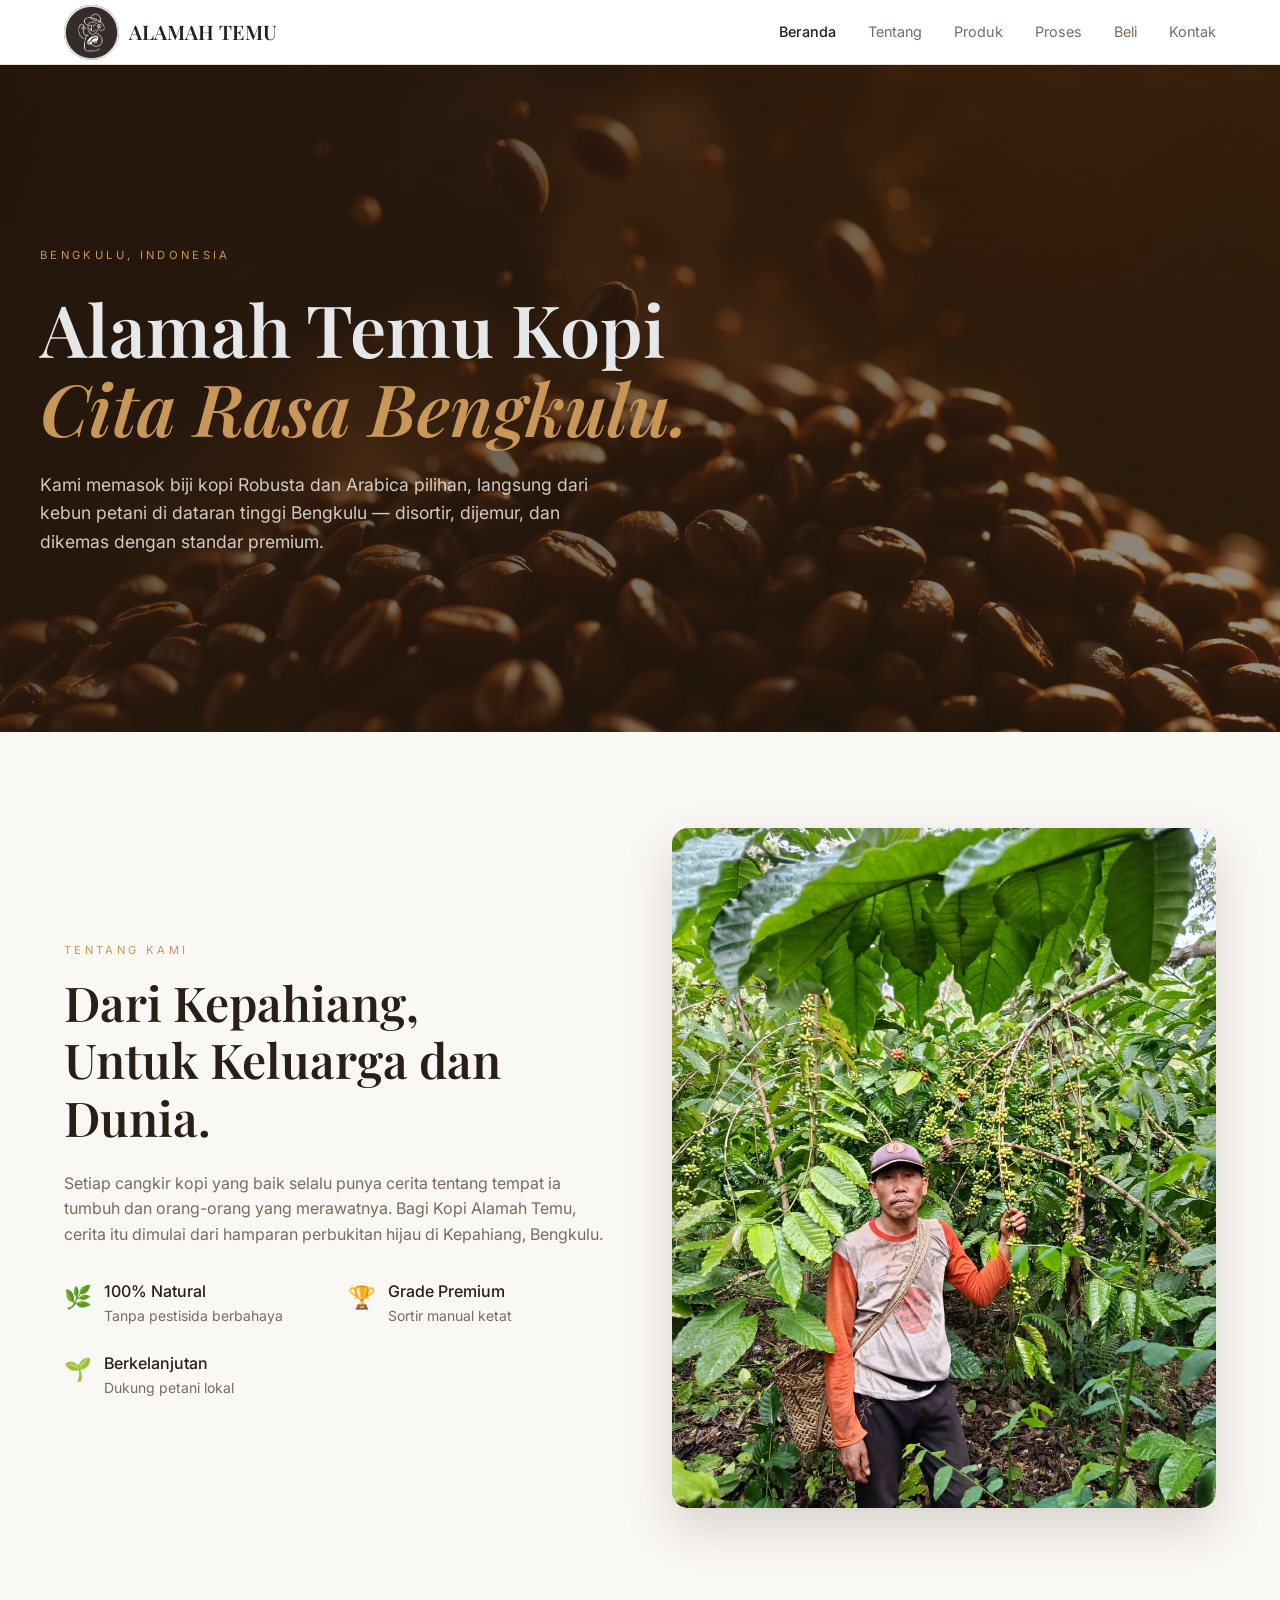
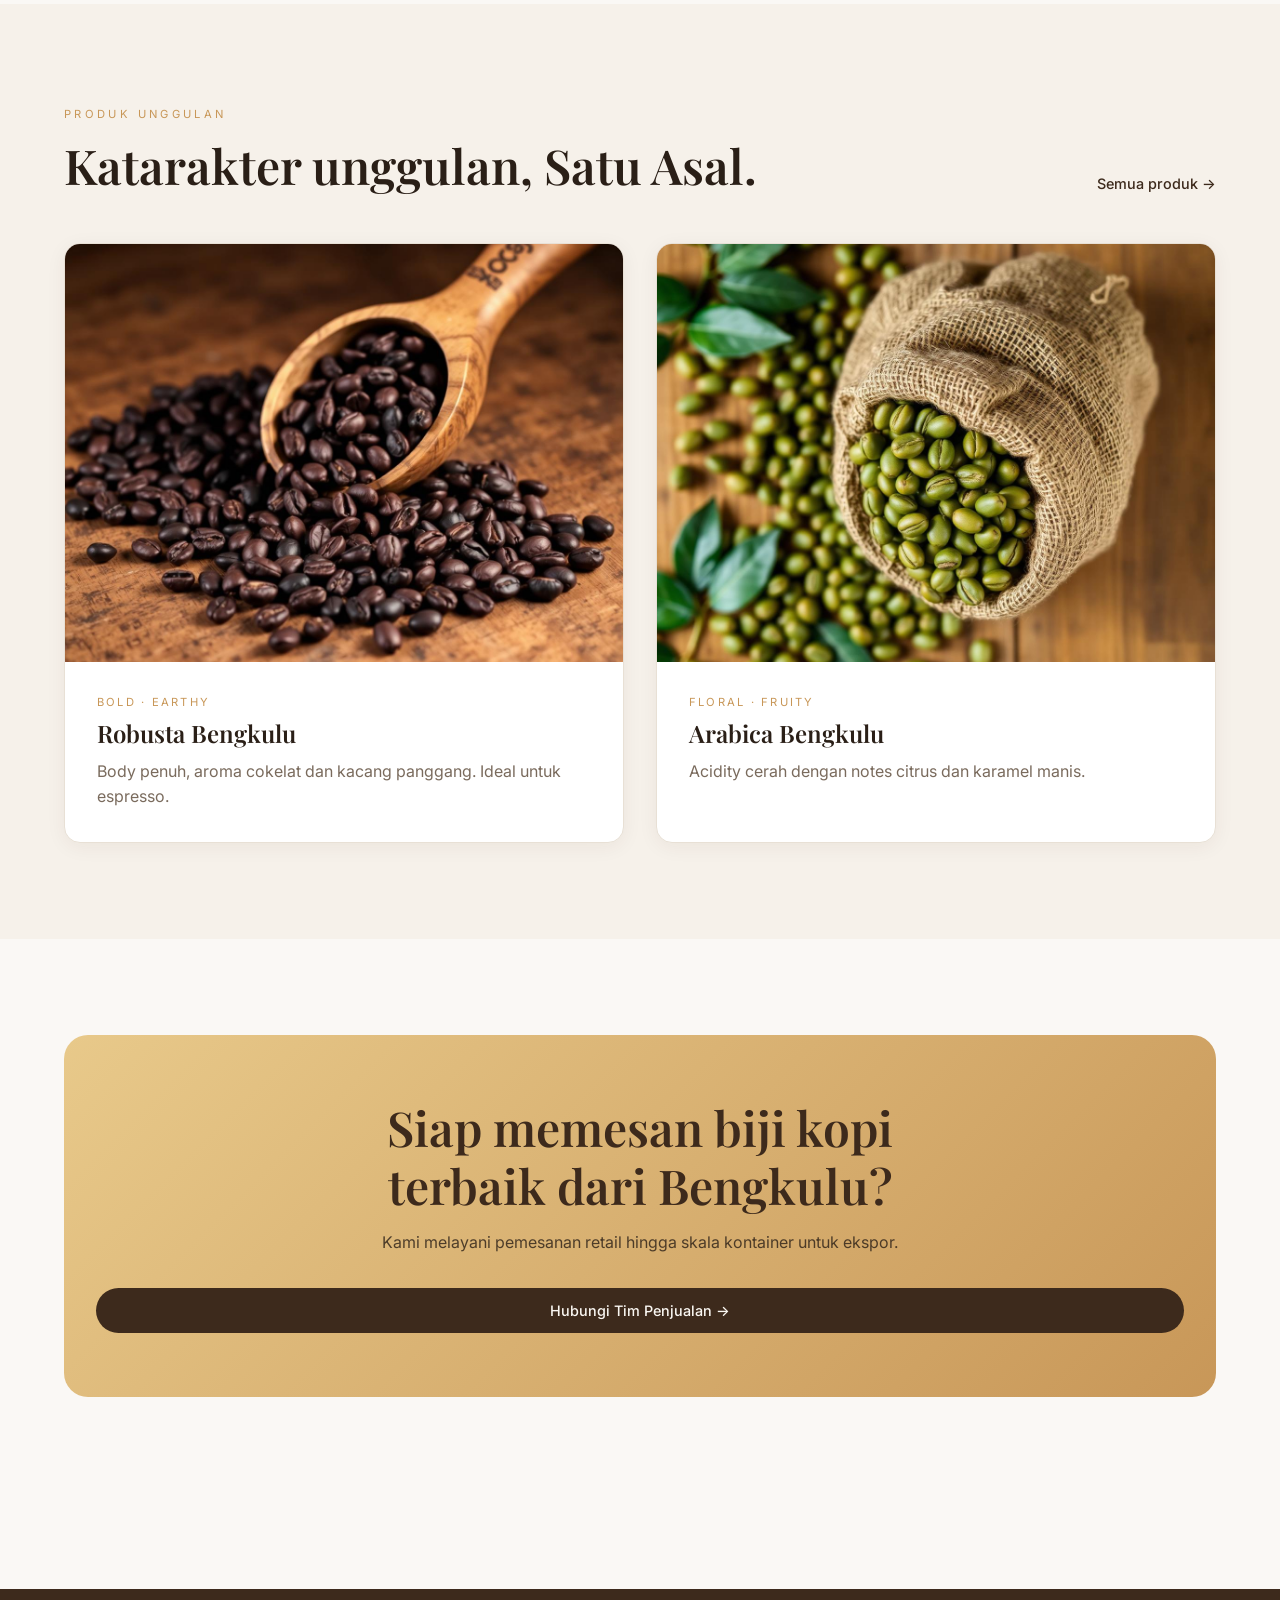
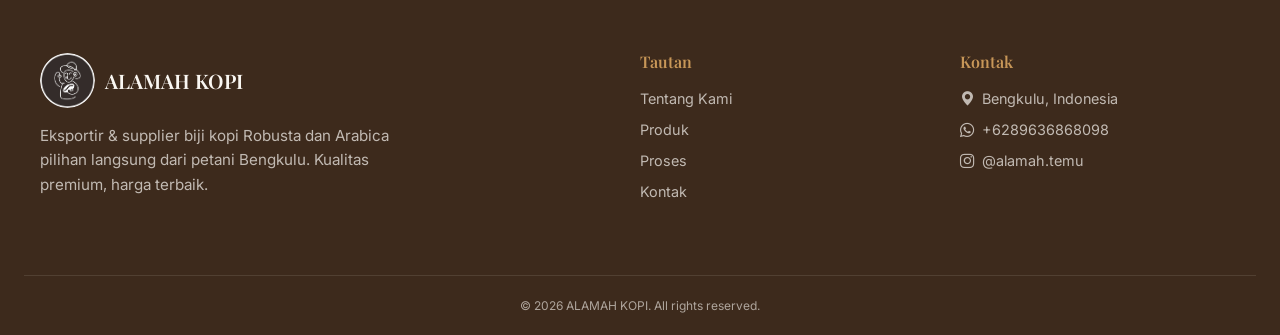
<file: index.html>
<!DOCTYPE html><html lang="id"><head><meta charset="UTF-8"><meta name="viewport" content="width=device-width,initial-scale=1"><link rel="preconnect" href="https://fonts.googleapis.com"><link rel="preconnect" href="https://fonts.gstatic.com" crossorigin>
  <link href="https://fonts.googleapis.com/css2?family=Inter:wght@400;500;600&family=Playfair+Display:ital,wght@0,500;0,600;1,500&display=swap" rel="stylesheet">
  <link rel="stylesheet" href="styles.css"><title>ALAMAH TEMU KOPI — Biji Kopi Robusta & Arabica Bengkulu Premium</title><meta name="description" content="Supplier & eksportir biji kopi Robusta dan Arabica pilihan langsung dari petani Bengkulu."></head><body>
  <link rel="stylesheet" href="https://cdn.jsdelivr.net/npm/bootstrap-icons@1.11.3/font/bootstrap-icons.min.css">
<header class="site-header">
  <div class="container header-inner">
    <a href="index.html" class="logo"><span class="logo-mark"></span><span>ALAMAH TEMU</span></a>
    <nav class="nav">
      <a href="index.html">Beranda</a>
      <a href="tentang.html">Tentang</a>
      <a href="produk.html">Produk</a>
      <a href="proses.html">Proses</a>
      <a href="beli.html">Beli</a>
      <a href="kontak.html">Kontak</a>
    </nav>
    <button class="menu-toggle" aria-label="Menu">☰</button>
  </div>
  <nav class="mobile-nav">
    <a href="index.html">Beranda</a>
    <a href="tentang.html">Tentang</a>
    <a href="produk.html">Produk</a>
    <a href="proses.html">Proses</a>
    <a href="beli.html">Beli</a>
    <a href="kontak.html">Kontak</a>
  </nav>

</header>
<section class="hero">
  <img src="hero-coffee.jpg" alt="Biji kopi premium Bengkulu" class="hero-bg">
  <div class="hero-overlay"></div>
  <div class="container hero-inner">
    <span class="eyebrow">Bengkulu, Indonesia</span>
    <h1 style="color: rgb(229, 231, 233);">Alamah Temu Kopi<br><span class="italic">Cita Rasa Bengkulu.</span></h1>
    <p>Kami memasok biji kopi Robusta dan Arabica pilihan, langsung dari kebun petani di dataran tinggi Bengkulu — disortir, dijemur, dan dikemas dengan standar premium.</p>
  </div>
</section>
<section class="section"><div class="container two-col">
  <div>
    <span class="section-eyebrow">Tentang Kami</span>
    <h2>Dari Kepahiang,<br> Untuk Keluarga dan Dunia.</h2>
    <p class="lead">Setiap cangkir kopi yang baik selalu punya cerita tentang tempat ia tumbuh dan orang-orang yang merawatnya. Bagi Kopi Alamah Temu, cerita itu dimulai dari hamparan perbukitan hijau di Kepahiang, Bengkulu.</p>
    <div class="features">
      <div class="feature"><span class="feature-icon">🌿</span><div><div class="feature-t">100% Natural</div><div class="feature-d">Tanpa pestisida berbahaya</div></div></div>
      <div class="feature"><span class="feature-icon">🏆</span><div><div class="feature-t">Grade Premium</div><div class="feature-d">Sortir manual ketat</div></div></div>
      <div class="feature"><span class="feature-icon">🌱</span><div><div class="feature-t">Berkelanjutan</div><div class="feature-d">Dukung petani lokal</div></div></div>
    </div>
  </div>
  <div class="img-wrap">
    <img src="foto petani.jpeg" alt="Perkebunan kopi Bengkulu" loading="lazy">
  </div>
</div></section>
<section class="section section-secondary"><div class="container">
  <div class="section-head">
    <div><span class="section-eyebrow">Produk Unggulan</span><h2>Katarakter unggulan, Satu Asal.</h2></div>
    <a href="produk.html" class="link-arrow">Semua produk →</a>
  </div>
  <div class="cards">
    <article class="card"><div class="card-img"><img src="robusta.jpg" alt="Robusta" loading="lazy"></div><div class="card-body"><div class="tag">Bold · Earthy</div><h3>Robusta Bengkulu</h3><p class="card-desc">Body penuh, aroma cokelat dan kacang panggang. Ideal untuk espresso.</p></div></article>
    <article class="card"><div class="card-img"><img src="arabica.jpg" alt="Arabica" loading="lazy"></div><div class="card-body"><div class="tag">Floral · Fruity</div><h3>Arabica Bengkulu</h3><p class="card-desc">Acidity cerah dengan notes citrus dan karamel manis.</p></div></article>
  </div>
</div></section>
<section class="section"><div class="container"><div class="cta-box">
  <h2>Siap memesan biji kopi terbaik dari Bengkulu?</h2>
  <p>Kami melayani pemesanan retail hingga skala kontainer untuk ekspor.</p>
  <a href="kontak.html" class="btn btn-primary">Hubungi Tim Penjualan →</a>
</div></div></section>
<footer class="site-footer">
  <div class="container footer-grid">
    <div>
      <div class="logo" style="color:var(--primary-fg);margin-bottom:1rem"><span class="logo-mark">☕</span><span>ALAMAH KOPI</span></div>
      <p style="color:rgba(250,247,242,.7);max-width:380px;font-size:.95rem">Eksportir & supplier biji kopi Robusta dan Arabica pilihan langsung dari petani Bengkulu. Kualitas premium, harga terbaik.</p>
    </div>
    <div>
      <h4>Tautan</h4>
      <ul>
        <li><a href="tentang.html">Tentang Kami</a></li>
        <li><a href="produk.html">Produk</a></li>
        <li><a href="proses.html">Proses</a></li>
        <li><a href="kontak.html">Kontak</a></li>
      </ul>
    </div>
    <div>
      <h4>Kontak</h4>
      <ul>
        <li><i class="bi bi-geo-alt-fill"></i>Bengkulu, Indonesia</li>
        <li><i class="bi bi-whatsapp"></i>+6289636868098</li>
        <li><i class="bi bi-instagram"></i><a href="https://www.instagram.com/alamah.temu/?__d=dist">@alamah.temu</a></li>
      </ul>
    </div>
  </div>
  <div class="footer-bottom">© <span id="yr"></span> ALAMAH KOPI. All rights reserved.</div>
</footer>
<script>document.getElementById('yr').textContent=new Date().getFullYear()</script>
<script src="script.js"></script></body></html>
</file>
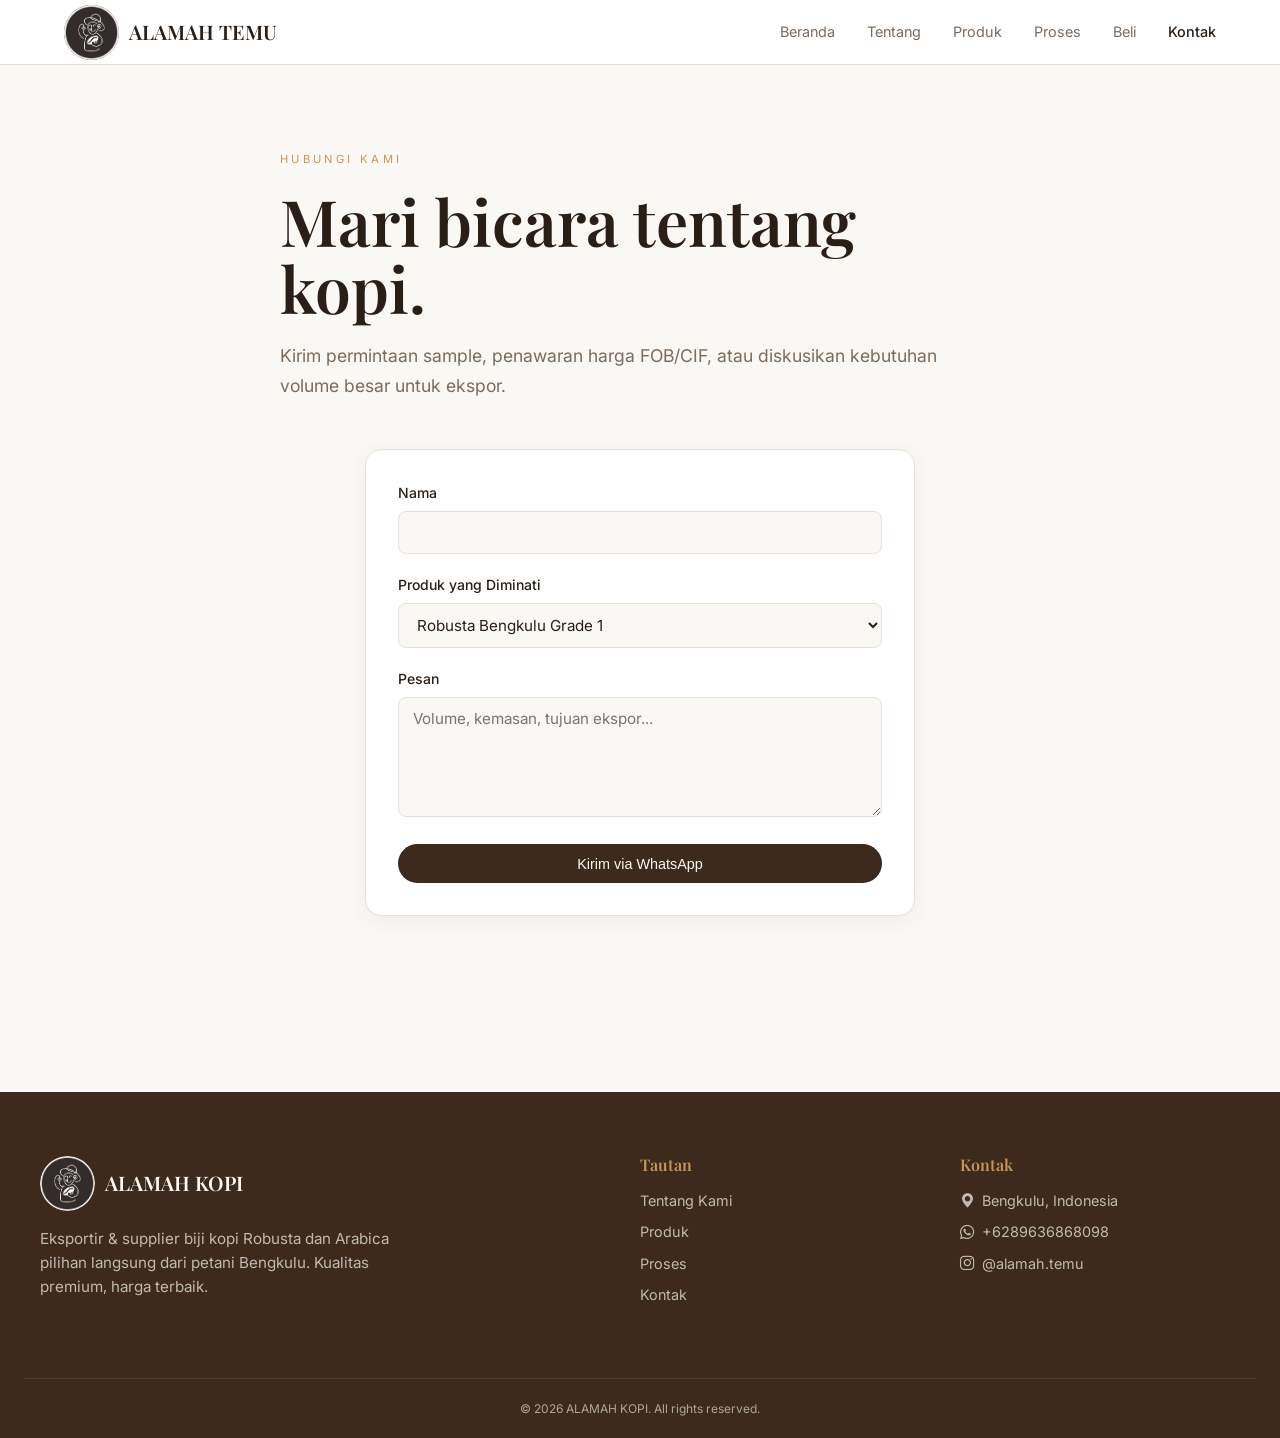
<file: kontak.html>
<!DOCTYPE html><html lang="id"><head><meta charset="UTF-8"><meta name="viewport" content="width=device-width,initial-scale=1"><link rel="preconnect" href="https://fonts.googleapis.com"><link rel="preconnect" href="https://fonts.gstatic.com" crossorigin><link href="https://fonts.googleapis.com/css2?family=Inter:wght@400;500;600&family=Playfair+Display:ital,wght@0,500;0,600;1,500&display=swap" rel="stylesheet"><link rel="stylesheet" href="styles.css"><title>Kontak — ALAMAH KOPI</title><meta name="description" content="Hubungi kami untuk sample, penawaran, atau kunjungan ke kebun."></head><body>
  <link rel="stylesheet" href="https://cdn.jsdelivr.net/npm/bootstrap-icons@1.11.3/font/bootstrap-icons.min.css">
<header class="site-header">
  <div class="container header-inner">
    <a href="index.html" class="logo"><span class="logo-mark"></span><span>ALAMAH TEMU</span></a>
    <nav class="nav">
      <a href="index.html">Beranda</a>
      <a href="tentang.html">Tentang</a>
      <a href="produk.html">Produk</a>
      <a href="proses.html">Proses</a>
      <a href="beli.html">Beli</a>
      <a href="kontak.html">Kontak</a>
    </nav>
    <button class="menu-toggle" aria-label="Menu">☰</button>
  </div>
  <nav class="mobile-nav">
    <a href="index.html">Beranda</a>
    <a href="tentang.html">Tentang</a>
    <a href="produk.html">Produk</a>
    <a href="proses.html">Proses</a>
    <a href="beli.html">Beli</a>
    <a href="kontak.html">Kontak</a>
  </nav>
</header>
<section class="container page-head">
  <span class="section-eyebrow">Hubungi Kami</span>
  <h1>Mari bicara tentang kopi.</h1>
  <p>Kirim permintaan sample, penawaran harga FOB/CIF, atau diskusikan kebutuhan volume besar untuk ekspor.</p>
</section>
<section class="container" style="padding-bottom:5rem"><div class="contact-grid">
  <form id="contact-form">
    <div class="field"><label>Nama</label><input name="nama" required></div>
    <div class="field"><label>Produk yang Diminati</label><select name="produk"><option>Robusta Bengkulu Grade 1</option><option>Arabica Bengkulu</option><option>Robusta Fine</option><option>Arabica Honey Process</option><option>Konsultasi / Lainnya</option></select></div>
    <div class="field"><label>Pesan</label><textarea name="pesan" placeholder="Volume, kemasan, tujuan ekspor..."></textarea></div>
    <button type="submit" class="btn btn-primary" style="width:100%">Kirim via WhatsApp</button>
  </form>
</div></section>
<footer class="site-footer">
  <div class="container footer-grid">
    <div>
      <div class="logo" style="color:var(--primary-fg);margin-bottom:1rem"><span class="logo-mark"></span><span>ALAMAH KOPI</span></div>
      <p style="color:rgba(250,247,242,.7);max-width:380px;font-size:.95rem">Eksportir & supplier biji kopi Robusta dan Arabica pilihan langsung dari petani Bengkulu. Kualitas premium, harga terbaik.</p>
    </div>
    <div>
      <h4>Tautan</h4>
      <ul>
        <li><a href="tentang.html">Tentang Kami</a></li>
        <li><a href="produk.html">Produk</a></li>
        <li><a href="proses.html">Proses</a></li>
        <li><a href="kontak.html">Kontak</a></li>
      </ul>
    </div>
    <div>
      <h4>Kontak</h4>
      <ul>
        <li><i class="bi bi-geo-alt-fill"></i>Bengkulu, Indonesia</li>
        <li><i class="bi bi-whatsapp"></i>+6289636868098</li>
        <li><i class="bi bi-instagram"></i><a href="https://www.instagram.com/alamah.temu/?__d=dist">@alamah.temu</a></li>
      </ul>
    </div>
  </div>
  <div class="footer-bottom">© <span id="yr"></span> ALAMAH KOPI. All rights reserved.</div>
</footer>
<script>document.getElementById('yr').textContent=new Date().getFullYear()</script>
<script src="script.js"></script></body></html>
</file>
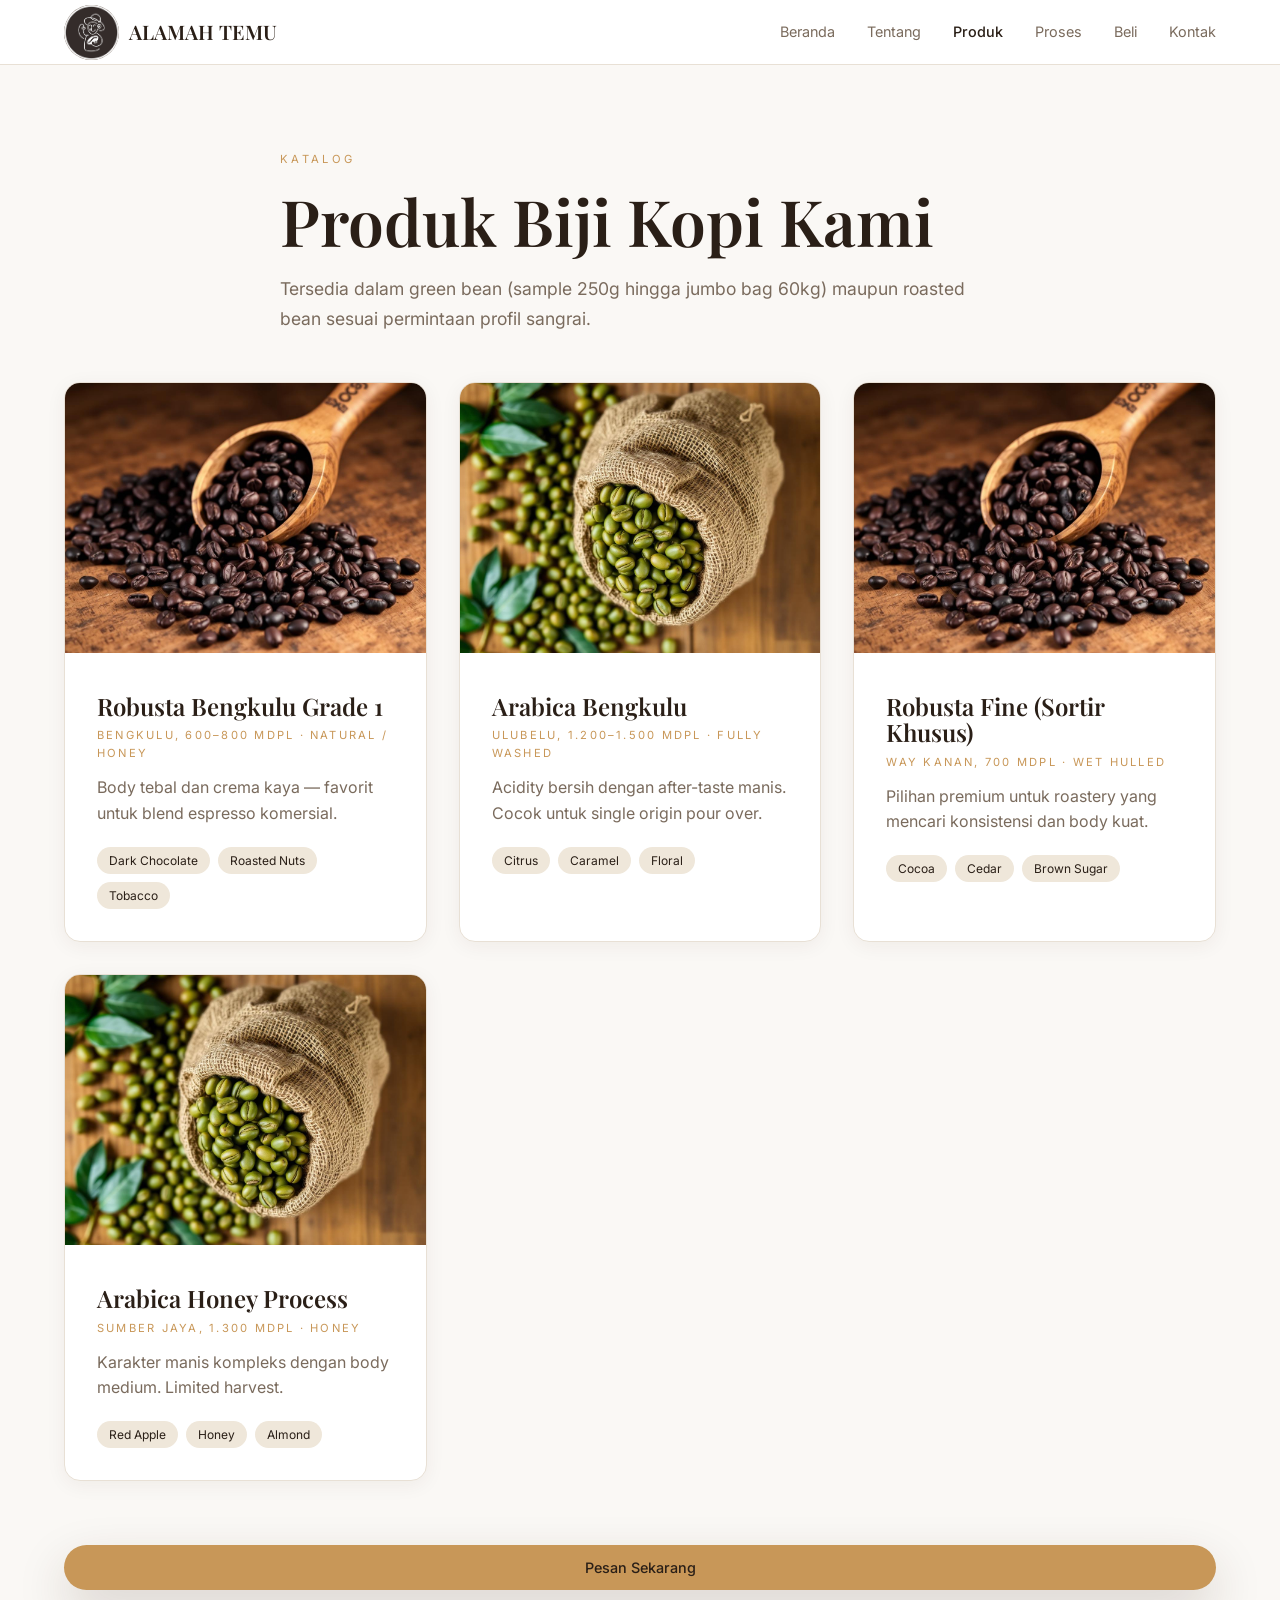
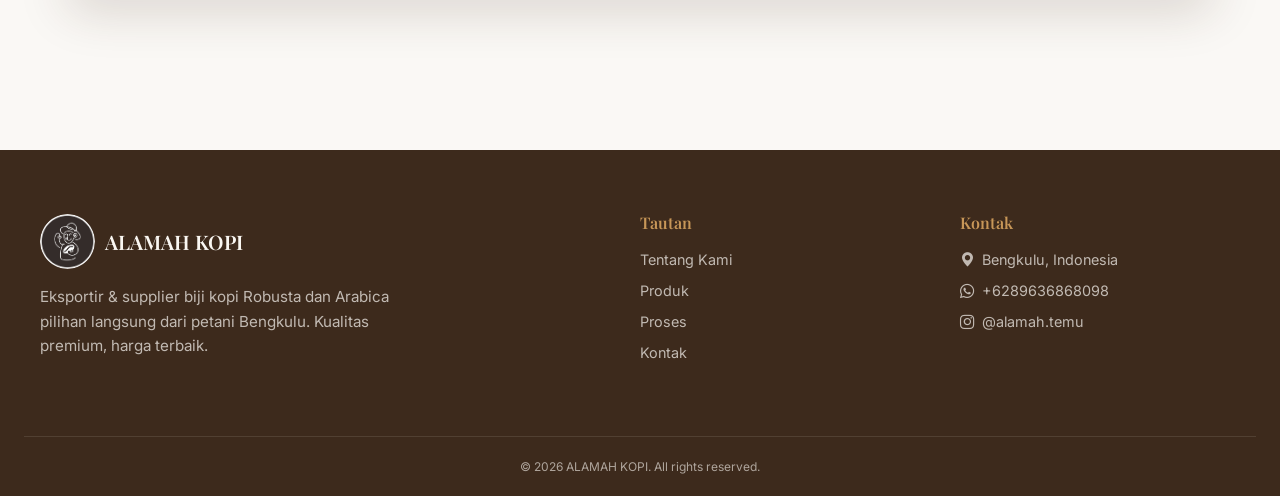
<file: produk.html>
<!DOCTYPE html><html lang="id"><head><meta charset="UTF-8"><meta name="viewport" content="width=device-width,initial-scale=1"><link rel="preconnect" href="https://fonts.googleapis.com"><link rel="preconnect" href="https://fonts.gstatic.com" crossorigin><link href="https://fonts.googleapis.com/css2?family=Inter:wght@400;500;600&family=Playfair+Display:ital,wght@0,500;0,600;1,500&display=swap" rel="stylesheet"><link rel="stylesheet" href="styles.css"><title>Produk Biji Kopi — Robusta & Arabica Bengkulu</title><meta name="description" content="Katalog biji kopi Robusta dan Arabica Bengkulu."></head><body>
  <link rel="stylesheet" href="https://cdn.jsdelivr.net/npm/bootstrap-icons@1.11.3/font/bootstrap-icons.min.css">
<header class="site-header">
  <div class="container header-inner">
    <a href="index.html" class="logo"><span class="logo-mark"></span><span>ALAMAH TEMU</span></a>
    <nav class="nav">
      <a href="index.html">Beranda</a>
      <a href="tentang.html">Tentang</a>
      <a href="produk.html">Produk</a>
      <a href="proses.html">Proses</a>
      <a href="beli.html">Beli</a>
      <a href="kontak.html">Kontak</a>
    </nav>
    <button class="menu-toggle" aria-label="Menu">☰</button>
  </div>
  <nav class="mobile-nav">
    <a href="index.html">Beranda</a>
    <a href="tentang.html">Tentang</a>
    <a href="produk.html">Produk</a>
    <a href="proses.html">Proses</a>
    <a href="beli.html">Beli</a>
    <a href="kontak.html">Kontak</a>
  </nav>
</header>
<section class="container page-head">
  <span class="section-eyebrow">Katalog</span>
  <h1>Produk Biji Kopi Kami</h1>
  <p>Tersedia dalam green bean (sample 250g hingga jumbo bag 60kg) maupun roasted bean sesuai permintaan profil sangrai.</p>
</section>
<section class="container" style="padding-bottom:4rem"><div class="cards">
  <article class="card"><div class="card-img"><img src="robusta.jpg" alt="Robusta Grade 1" loading="lazy"></div><div class="card-body"><h3>Robusta Bengkulu Grade 1</h3><div class="tag" style="margin-top:.5rem">Bengkulu, 600–800 mdpl · Natural / Honey</div><p class="card-desc">Body tebal dan crema kaya — favorit untuk blend espresso komersial.</p><div class="chips"><span class="chip">Dark Chocolate</span><span class="chip">Roasted Nuts</span><span class="chip">Tobacco</span></div></div></article>
  <article class="card"><div class="card-img"><img src="arabica.jpg" alt="Arabica Bengkulu" loading="lazy"></div><div class="card-body"><h3>Arabica Bengkulu</h3><div class="tag" style="margin-top:.5rem">Ulubelu, 1.200–1.500 mdpl · Fully Washed</div><p class="card-desc">Acidity bersih dengan after-taste manis. Cocok untuk single origin pour over.</p><div class="chips"><span class="chip">Citrus</span><span class="chip">Caramel</span><span class="chip">Floral</span></div></div></article>
  <article class="card"><div class="card-img"><img src="robusta.jpg" alt="Robusta Fine" loading="lazy"></div><div class="card-body"><h3>Robusta Fine (Sortir Khusus)</h3><div class="tag" style="margin-top:.5rem">Way Kanan, 700 mdpl · Wet Hulled</div><p class="card-desc">Pilihan premium untuk roastery yang mencari konsistensi dan body kuat.</p><div class="chips"><span class="chip">Cocoa</span><span class="chip">Cedar</span><span class="chip">Brown Sugar</span></div></div></article>
  <article class="card"><div class="card-img"><img src="arabica.jpg" alt="Arabica Honey" loading="lazy"></div><div class="card-body"><h3>Arabica Honey Process</h3><div class="tag" style="margin-top:.5rem">Sumber Jaya, 1.300 mdpl · Honey</div><p class="card-desc">Karakter manis kompleks dengan body medium. Limited harvest.</p><div class="chips"><span class="chip">Red Apple</span><span class="chip">Honey</span><span class="chip">Almond</span></div></div></article>
</div></section>
<section class="container" style="padding-bottom:4rem;text-align:center">
  <a href="beli.html" class="btn btn-accent">Pesan Sekarang</a>
</section>
<footer class="site-footer">
  <div class="container footer-grid">
    <div>
      <div class="logo" style="color:var(--primary-fg);margin-bottom:1rem"><span class="logo-mark">☕</span><span>ALAMAH KOPI</span></div>
      <p style="color:rgba(250,247,242,.7);max-width:380px;font-size:.95rem">Eksportir & supplier biji kopi Robusta dan Arabica pilihan langsung dari petani Bengkulu. Kualitas premium, harga terbaik.</p>
    </div>
    <div>
      <h4>Tautan</h4>
      <ul>
        <li><a href="tentang.html">Tentang Kami</a></li>
        <li><a href="produk.html">Produk</a></li>
        <li><a href="proses.html">Proses</a></li>
        <li><a href="kontak.html">Kontak</a></li>
      </ul>
    </div>
    <div>
      <h4>Kontak</h4>
      <ul>
        <li><i class="bi bi-geo-alt-fill"></i>Bengkulu, Indonesia</li>
        <li><i class="bi bi-whatsapp"></i>+6289636868098</li>
        <li><i class="bi bi-instagram"></i><a href="https://www.instagram.com/alamah.temu/?__d=dist">@alamah.temu</a></li>
      </ul>
    </div>
  </div>
  <div class="footer-bottom">© <span id="yr"></span> ALAMAH KOPI. All rights reserved.</div>
</footer>
<script>document.getElementById('yr').textContent=new Date().getFullYear()</script>
<script src="script.js"></script></body></html>
</file>
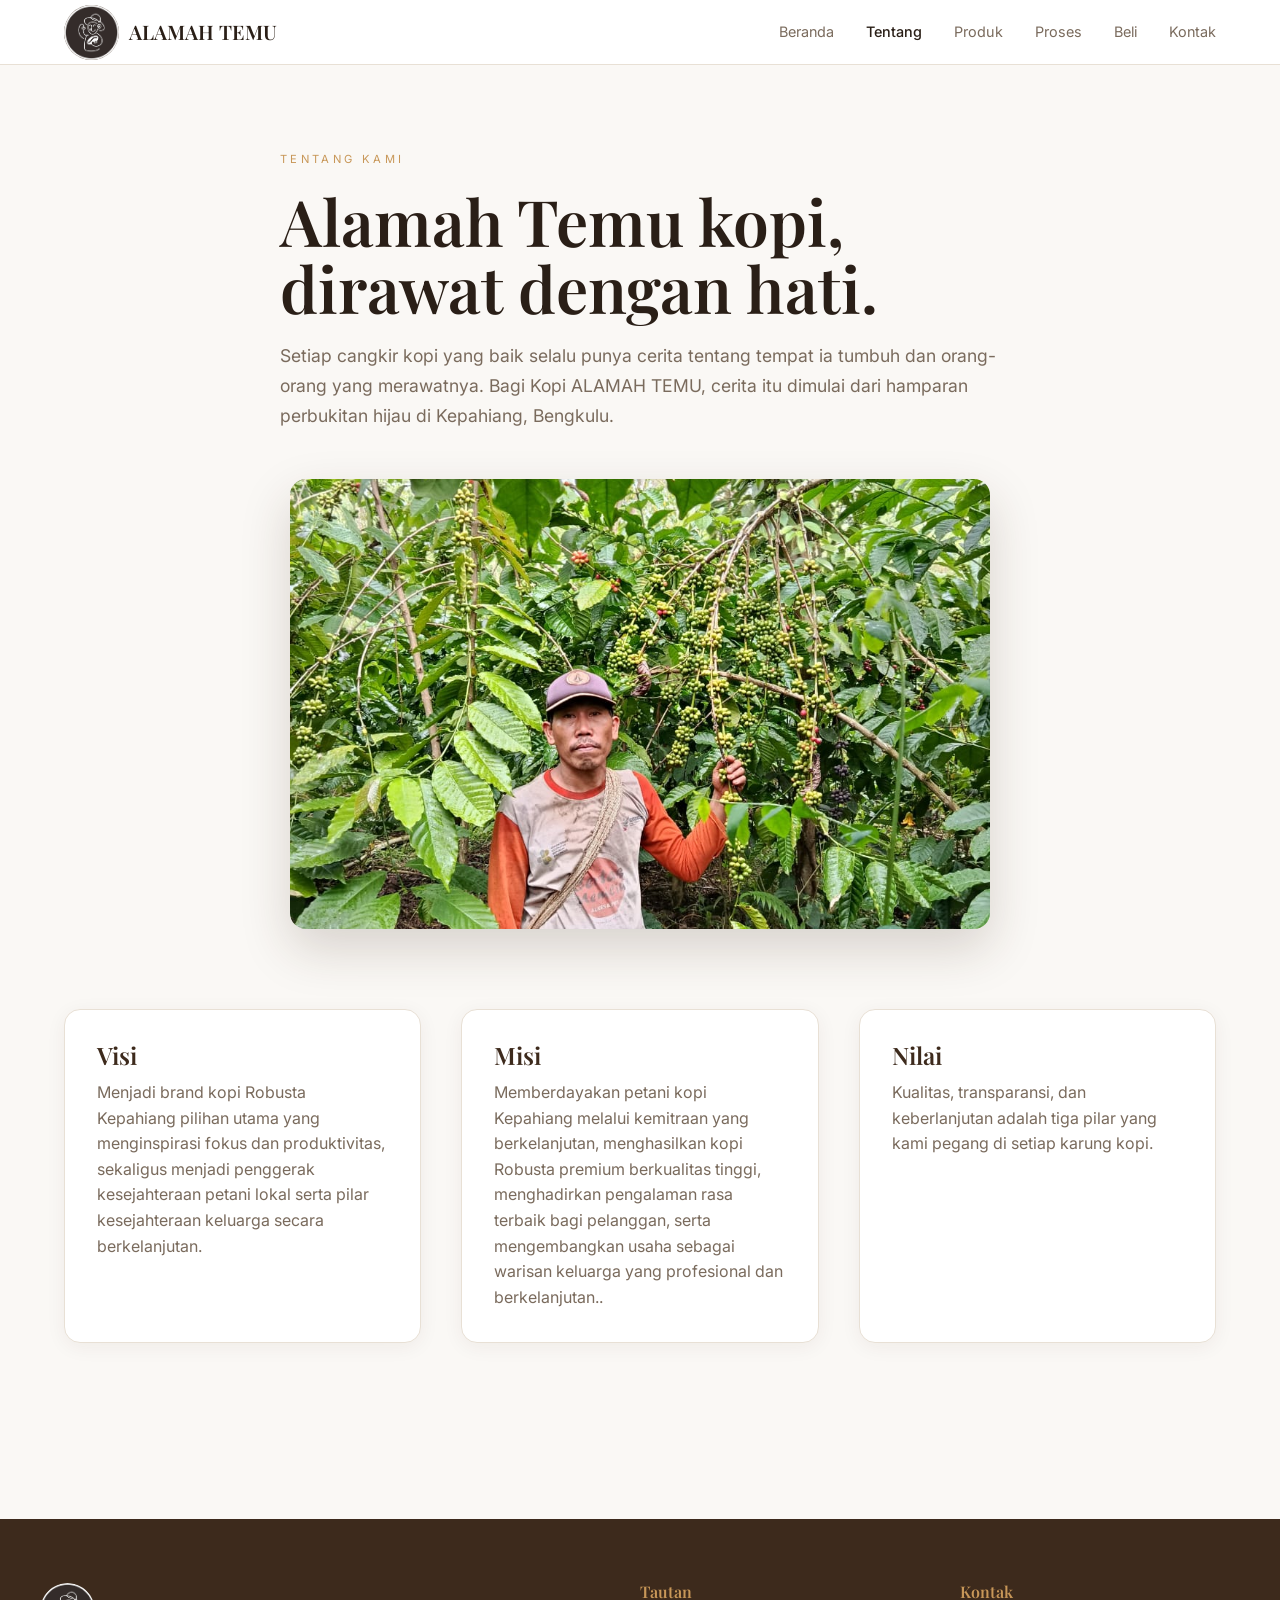
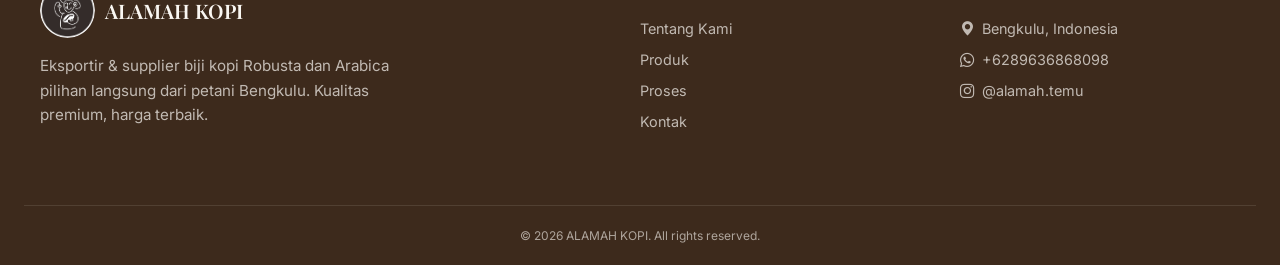
<file: tentang.html>
<!DOCTYPE html><html lang="id"><head><meta charset="UTF-8"><meta name="viewport" content="width=device-width,initial-scale=1">
  <link rel="preconnect" href="https://fonts.googleapis.com">
  <link rel="preconnect" href="https://fonts.gstatic.com" crossorigin>
  <link href="https://fonts.googleapis.com/css2?family=Inter:wght@400;500;600&family=Playfair+Display:ital,wght@0,500;0,600;1,500&display=swap" rel="stylesheet">
  <link rel="stylesheet" href="styles.css"><title>Tentang Kami — ALAMAH KOPI</title><meta name="description" content="Mengenal ALAMAH KOPI: kemitraan dengan petani kopi Bengkulu."></head><body>
  <link rel="stylesheet" href="https://cdn.jsdelivr.net/npm/bootstrap-icons@1.11.3/font/bootstrap-icons.min.css">
<header class="site-header">
  <div class="container header-inner">
    <a href="index.html" class="logo"><span class="logo-mark"></span><span>ALAMAH TEMU</span></a>
    <nav class="nav">
      <a href="index.html">Beranda</a>
      <a href="tentang.html">Tentang</a>
      <a href="produk.html">Produk</a>
      <a href="proses.html">Proses</a>
      <a href="beli.html">Beli</a>
      <a href="kontak.html">Kontak</a>
    </nav>
    <button class="menu-toggle" aria-label="Menu">☰</button>
  </div>
  <nav class="mobile-nav">
    <a href="index.html">Beranda</a>
    <a href="tentang.html">Tentang</a>
    <a href="produk.html">Produk</a>
    <a href="proses.html">Proses</a>
    <a href="beli.html">Beli</a>
    <a href="kontak.html">Kontak</a>
  </nav>
</header>
<section class="container page-head">
  <span class="section-eyebrow">Tentang Kami</span>
  <h1>Alamah Temu kopi, dirawat dengan hati.</h1>
  <p>Setiap cangkir kopi yang baik selalu punya cerita tentang tempat ia tumbuh dan orang-orang yang merawatnya. Bagi Kopi ALAMAH TEMU, cerita itu dimulai dari hamparan perbukitan hijau di Kepahiang, Bengkulu.</p>
</section>
<section class="container"><img src="foto petani.jpeg" alt="Perkebunan kopi" class="cover" loading="lazy"></section>
<section class="container"><div class="values">
  <div class="value"><h3>Visi</h3><p>Menjadi brand kopi Robusta Kepahiang pilihan utama yang menginspirasi fokus dan produktivitas, sekaligus menjadi penggerak kesejahteraan petani lokal serta pilar kesejahteraan keluarga secara berkelanjutan.</p></div>
  <div class="value"><h3>Misi</h3><p>Memberdayakan petani kopi Kepahiang melalui kemitraan yang berkelanjutan, menghasilkan kopi Robusta premium berkualitas tinggi, menghadirkan pengalaman rasa terbaik bagi pelanggan, serta mengembangkan usaha sebagai warisan keluarga yang profesional dan berkelanjutan..</p></div>
  <div class="value"><h3>Nilai</h3><p>Kualitas, transparansi, dan keberlanjutan adalah tiga pilar yang kami pegang di setiap karung kopi.</p></div>
</div></section>
<footer class="site-footer">
  <div class="container footer-grid">
    <div>
      <div class="logo" style="color:var(--primary-fg);margin-bottom:1rem"><span class="logo-mark">☕</span><span>ALAMAH KOPI</span></div>
      <p style="color:rgba(250,247,242,.7);max-width:380px;font-size:.95rem">Eksportir & supplier biji kopi Robusta dan Arabica pilihan langsung dari petani Bengkulu. Kualitas premium, harga terbaik.</p>
    </div>
    <div>
      <h4>Tautan</h4>
      <ul>
        <li><a href="tentang.html">Tentang Kami</a></li>
        <li><a href="produk.html">Produk</a></li>
        <li><a href="proses.html">Proses</a></li>
        <li><a href="kontak.html">Kontak</a></li>
      </ul>
    </div>
    <div>
      <h4>Kontak</h4>
      <ul>
        <li><i class="bi bi-geo-alt-fill"></i>Bengkulu, Indonesia</li>
        <li><i class="bi bi-whatsapp"></i>+6289636868098</li>
        <li><i class="bi bi-instagram"></i><a href="https://www.instagram.com/alamah.temu/?__d=dist">@alamah.temu</a></li>
      </ul>
    </div>
  </div>
  <div class="footer-bottom">© <span id="yr"></span> ALAMAH KOPI. All rights reserved.</div>
</footer>
<script>document.getElementById('yr').textContent=new Date().getFullYear()</script>
<script src="script.js"></script></body></html>
</file>
<file: styles.css>
/* ============================================
   Alamah Kopi — Complete Stylesheet
   ============================================ */

/* Reset */
*,
*::before,
*::after {
  box-sizing: border-box;
  margin: 0;
  padding: 0;
}

/* Design tokens */
:root {
  --bg: #faf8f5; 
  --fg: #2a1f17;
  --muted: #7a6b5d;
  --card: #ffffff;
  --border: #e8e0d5;
  --primary: #3d2a1c;
  --primary-fg: #faf7f2;
  --accent: #c89758;
  --accent-fg: #2a1f17;
  --secondary: #efe7da;
  --shadow-soft: 0 4px 20px rgba(60, 40, 20, 0.06);
  --shadow-warm: 0 20px 50px rgba(60, 40, 20, 0.18);
  --gradient-hero: linear-gradient(135deg, rgba(40, 25, 15, 0.85), rgba(60, 40, 20, 0.5));
  --gradient-gold: linear-gradient(135deg, #e8c98a, #c89758);
  --radius: 1rem;
}

/* Base */
html {
  scroll-behavior: smooth;
}

body {
  font-family: 'Inter', system-ui, sans-serif;
  background: var(--bg);
  color: var(--fg);
  line-height: 1.6;
  -webkit-font-smoothing: antialiased;
  padding: 0;
  margin: 0;
  overflow-x: hidden;
}

h1, h2, h3, h4 {
  font-family: 'Playfair Display', Georgia, serif;
  font-weight: 600;
  line-height: 1.1;
  color: var(--fg);
}

a {
  color: inherit;
  text-decoration: none;
}

img {
  max-width: 100%;
  display: block;
}

/* ===== CONTAINER ===== */
.container {
  max-width: 1200px;
  margin: 0 auto;
  padding: 0 1.5rem;
}

@media (max-width: 640px) {
  .container {
    padding: 0 1.25rem;
  }
}

@media (max-width: 400px) {
  .container {
    padding: 0 1rem;
  }
}

/* ===== Header ===== */
.site-header {
  position: sticky;
  top: 0;
  z-index: 40;
  backdrop-filter: blur(10px);
  background: white;
  border-bottom: 1px solid var(--border);
}

.header-inner {
  display: flex;
  align-items: center;
  justify-content: space-between;
  height: 64px;
  padding: 0 1.5rem;
}

@media (max-width: 640px) {
  .header-inner {
    padding: 0 1.25rem;
  }
}

.logo {
  display: flex;
  align-items: center;
  gap: 0.6rem;
  font-family: 'Playfair Display', serif;
  font-size: 1.25rem;
  font-weight: 600;
}

.logo-mark {
  width: 55px;
  height: 55px;
  border-radius: 50%;
  background: var(--primary) url('logo-kopi.png') center/cover no-repeat;
  font-size: 0;
  overflow: hidden;
  flex-shrink: 0;
}

.nav {
  display: none;
  gap: 2rem;
  font-size: 0.9rem;
}

.nav a {
  color: var(--muted);
  transition: color 0.2s;
}

.nav a:hover,
.nav a.active {
  color: var(--fg);
  font-weight: 500;
}

.btn {
  display: inline-flex;
  align-items: center;
  gap: 0.5rem;
  padding: 0.7rem 1.5rem;
  border-radius: 999px;
  font-weight: 500;
  font-size: 0.9rem;
  transition: opacity 0.2s, transform 0.2s;
  cursor: pointer;
  border: none;
}

.btn-primary {
  background: var(--primary);
  color: var(--primary-fg);
}

.btn-accent {
  background: var(--accent);
  color: var(--accent-fg);
  box-shadow: var(--shadow-warm);
}

.btn-outline {
  background: transparent;
  border: 1px solid rgba(250, 247, 242, 0.3);
  color: var(--primary-fg);
}

.btn:hover {
  opacity: 0.9;
}

.menu-toggle {
  display: block;
  background: none;
  border: none;
  cursor: pointer;
  font-size: 1.5rem;
  color: var(--fg);
}

.mobile-nav {
  display: none;
  flex-direction: column;
  padding: 1rem 1.5rem;
  border-top: 1px solid var(--border);
  background: var(--bg);
}

.mobile-nav.open {
  display: flex;
}

.mobile-nav a {
  padding: 0.6rem 0;
  color: var(--muted);
}

.mobile-nav a.active {
  color: var(--fg);
  font-weight: 600;
}

@media (min-width: 768px) {
  .nav {
    display: flex;
  }
  .menu-toggle {
    display: none;
  }
}

/* ===== Hero ===== */
.hero {
  position: relative;
  overflow: hidden;
  color: var(--primary-fg);
}

.hero-bg {
  position: absolute;
  inset: 0;
  width: 100%;
  height: 100%;
  object-fit: cover;
  z-index: -2;
}

.hero-overlay {
  position: absolute;
  inset: 0;
  background: var(--gradient-hero);
  z-index: -1;
}

.hero-inner {
  padding: 8rem 1.5rem;
}

@media (max-width: 640px) {
  .hero-inner {
    padding: 6rem 1.25rem;
  }
}

.eyebrow {
  display: inline-block;
  font-size: 0.7rem;
  letter-spacing: 0.3em;
  text-transform: uppercase;
  color: var(--accent);
  margin-bottom: 1.5rem;
}

.hero h1 {
  font-size: clamp(2.5rem, 6vw, 4.5rem);
  max-width: 760px;
}

.hero h1 .italic {
  font-style: italic;
  color: var(--accent);
}

.hero p {
  margin-top: 1.5rem;
  max-width: 560px;
  font-size: 1.1rem;
  color: rgba(250, 247, 242, 0.8);
}

.hero-cta {
  margin-top: 2.5rem;
  display: flex;
  flex-wrap: wrap;
  gap: 1rem;
}

@media (min-width: 768px) {
  .hero-inner {
    padding: 11rem 0;
  }
}

/* ===== Sections ===== */
.section {
  padding: 6rem 0;
}

@media (max-width: 640px) {
  .section {
    padding: 4rem 0;
  }
}

.section-sm {
  padding: 3rem 0;
}

.section-secondary {
  background: rgba(239, 231, 218, 0.4);
}

.bordered {
  border-top: 1px solid var(--border);
  border-bottom: 1px solid var(--border);
  background: rgba(239, 231, 218, 0.4);
}

/* ===== Stats ===== */
.stats {
  display: grid;
  grid-template-columns: repeat(2, 1fr);
  gap: 2rem;
  text-align: center;
}

.stat-v {
  font-family: 'Playfair Display', serif;
  font-size: 2.5rem;
  color: var(--primary);
}

.stat-l {
  font-size: 0.7rem;
  letter-spacing: 0.2em;
  text-transform: uppercase;
  color: var(--muted);
  margin-top: 0.5rem;
}

@media (min-width: 768px) {
  .stats {
    grid-template-columns: repeat(4, 1fr);
  }
}

/* ===== About / Two-column ===== */
.two-col {
  display: grid;
  gap: 4rem;
  align-items: center;
}

@media (max-width: 640px) {
  .two-col {
    gap: 2.5rem;
  }
}

@media (min-width: 768px) {
  .two-col {
    grid-template-columns: 1fr 1fr;
  }
}

.section-eyebrow {
  font-size: 0.7rem;
  letter-spacing: 0.3em;
  text-transform: uppercase;
  color: var(--accent);
}

.section h2 {
  font-size: clamp(2rem, 4vw, 3rem);
  margin-top: 0.75rem;
  line-height: 1.2;
}

.lead {
  margin-top: 1.5rem;
  color: var(--muted);
}

.features {
  margin-top: 2rem;
  display: grid;
  grid-template-columns: repeat(2, 1fr);
  gap: 1.5rem;
}

.feature {
  display: flex;
  gap: 0.75rem;
}

.feature-icon {
  font-size: 1.4rem;
  color: var(--accent);
  flex-shrink: 0;
}

.feature-t {
  font-weight: 500;
}

.feature-d {
  font-size: 0.875rem;
  color: var(--muted);
}

.img-wrap {
  position: relative;
}

.img-wrap img {
  border-radius: 1rem;
  aspect-ratio: 4 / 5;
  object-fit: cover;
  box-shadow: var(--shadow-warm);
  width: 100%;
}

.img-badge {
  display: none;
  position: absolute;
  bottom: -1.5rem;
  left: -1.5rem;
  background: var(--card);
  border: 1px solid var(--border);
  border-radius: 0.75rem;
  padding: 1.25rem;
  max-width: 220px;
  box-shadow: var(--shadow-soft);
}

.img-badge .v {
  font-family: 'Playfair Display', serif;
  font-size: 1.875rem;
  color: var(--primary);
}

.img-badge .l {
  font-size: 0.75rem;
  color: var(--muted);
  margin-top: 0.25rem;
}

@media (min-width: 768px) {
  .two-col {
    grid-template-columns: 1fr 1fr;
  }
  .img-badge {
    display: block;
  }
}

/* ===== Products / Cards ===== */
.section-head {
  display: flex;
  justify-content: space-between;
  align-items: flex-end;
  flex-wrap: wrap;
  gap: 1.5rem;
  margin-bottom: 3rem;
}

.cards {
  display: grid;
  gap: 2rem;
  grid-template-columns: repeat(auto-fit, minmax(280px, 1fr));
}

@media (max-width: 480px) {
  .cards {
    grid-template-columns: 1fr;
    gap: 1.5rem;
  }
}

.card {
  background: var(--card);
  border: 1px solid var(--border);
  border-radius: 1rem;
  overflow: hidden;
  box-shadow: var(--shadow-soft);
  transition: box-shadow 0.3s, transform 0.3s;
}

.card:hover {
  box-shadow: var(--shadow-warm);
}

.card-img {
  aspect-ratio: 4 / 3;
  overflow: hidden;
}

.card-img img {
  width: 100%;
  height: 100%;
  object-fit: cover;
  transition: transform 0.7s;
}

.card:hover .card-img img {
  transform: scale(1.05);
}

.card-body {
  padding: 2rem;
}

.tag {
  font-size: 0.7rem;
  letter-spacing: 0.2em;
  text-transform: uppercase;
  color: var(--accent);
}

.card h3 {
  font-size: 1.5rem;
  margin-top: 0.5rem;
}

.card-desc {
  margin-top: 0.75rem;
  color: var(--muted);
}

.chips {
  margin-top: 1.25rem;
  display: flex;
  flex-wrap: wrap;
  gap: 0.5rem;
}

.chip {
  font-size: 0.75rem;
  padding: 0.25rem 0.75rem;
  border-radius: 999px;
  background: var(--secondary);
  color: var(--fg);
}

.link-arrow {
  font-size: 0.9rem;
  font-weight: 500;
  color: var(--primary);
  display: inline-flex;
  align-items: center;
  gap: 0.25rem;
  transition: gap 0.2s;
}

.link-arrow:hover {
  gap: 0.5rem;
}

/* ===== CTA ===== */
.cta-box {
  border-radius: 1.5rem;
  padding: 4rem 2rem;
  text-align: center;
  background: var(--gradient-gold);
  color: var(--primary);
}

.cta-box h2 {
  color: var(--primary);
  max-width: 640px;
  margin: 0 auto;
}

.cta-box p {
  margin-top: 1rem;
  max-width: 520px;
  margin-left: auto;
  margin-right: auto;
  color: rgba(42, 31, 23, 0.8);
}

.cta-box .btn {
  margin-top: 2rem;
}

/* ===== Footer ===== */
.site-footer {
  background: var(--primary);
  color: var(--primary-fg);
  margin-top: 6rem;
  padding: 0 1.5rem;
}

.footer-grid {
  display: grid;
  gap: 2.5rem;
  padding: 4rem 0;
  grid-template-columns: 1fr;
}

@media (max-width: 640px) {
  .footer-grid {
    padding: 3rem 0;
    gap: 2rem;
  }
}

.footer-grid h4 {
  font-family: 'Playfair Display', serif;
  color: var(--accent);
  font-size: 1rem;
  margin-bottom: 1rem;
}

.footer-grid ul {
  list-style: none;
  padding: 0;
}

.footer-grid li {
  margin-bottom: 0.5rem;
  color: rgba(250, 247, 242, 0.7);
  font-size: 0.9rem;
  display: flex;
  align-items: center;
  gap: 0.5rem;
}

.footer-grid a:hover {
  color: var(--accent);
}

.footer-bottom {
  border-top: 1px solid rgba(250, 247, 242, 0.1);
  padding: 1.25rem 0;
  text-align: center;
  font-size: 0.75rem;
  color: rgba(250, 247, 242, 0.6);
}

@media (min-width: 768px) {
  .footer-grid {
    grid-template-columns: 2fr 1fr 1fr;
  }
}

/* ===== Page heads ===== */
.page-head {
  padding: 5rem 0 3rem;
  max-width: 720px;
}

@media (max-width: 640px) {
  .page-head {
    padding: 3rem 1.25rem 2rem;
  }
}

@media (max-width: 400px) {
  .page-head {
    padding: 2.5rem 1rem 1.5rem;
  }
}

.page-head h1 {
  font-size: clamp(2.5rem, 5vw, 4rem);
  margin-top: 1rem;
  line-height: 1.05;
}

.page-head p {
  margin-top: 1.25rem;
  font-size: 1.1rem;
  color: var(--muted);
  line-height: 1.7;
}

@media (max-width: 640px) {
  .page-head h1 {
    font-size: clamp(1.8rem, 5vw, 2.5rem);
  }
  .page-head p {
    font-size: 0.95rem;
  }
}

/* ============================================
   PROSES PAGE STYLES (Dengan Foto)
   ============================================ */

.proses-steps {
  padding-bottom: 5rem;
}

.steps {
  display: grid;
  gap: 2rem;
  grid-template-columns: 1fr;
  margin-top: 2rem;
}

@media (min-width: 640px) {
  .steps {
    grid-template-columns: repeat(2, 1fr);
  }
}

@media (min-width: 1024px) {
  .steps {
    grid-template-columns: repeat(3, 1fr);
  }
}

/* Step Card */
.step {
  display: flex;
  flex-direction: column;
  background: var(--card, #ffffff);
  border: 1px solid var(--border, #e8e0d5);
  border-radius: 1rem;
  overflow: hidden;
  box-shadow: var(--shadow-soft, 0 4px 20px rgba(60, 40, 20, 0.06));
  transition: transform 0.3s, box-shadow 0.3s;
}

.step:hover {
  transform: translateY(-6px);
  box-shadow: var(--shadow-warm, 0 20px 50px rgba(60, 40, 20, 0.18));
}

/* Step Image */
.step-img {
  width: 100%;
  height: 220px;
  overflow: hidden;
  background: var(--secondary, #efe7da);
  flex-shrink: 0;
}

@media (max-width: 480px) {
  .step-img {
    height: 180px;
  }
}

.step-img img {
  width: 100%;
  height: 100%;
  object-fit: cover;
  transition: transform 0.5s ease;
}

.step:hover .step-img img {
  transform: scale(1.06);
}

/* Step Content */
.step-content {
  padding: 1.5rem 2rem 2rem;
  flex: 1;
}

@media (max-width: 480px) {
  .step-content {
    padding: 1rem 1.25rem 1.5rem;
  }
}

.step-n {
  font-family: 'Playfair Display', Georgia, serif;
  font-size: 2.5rem;
  font-weight: 600;
  color: rgba(200, 151, 88, 0.8);
  line-height: 1;
  letter-spacing: -0.02em;
}

.step-content h3 {
  font-family: 'Inter', sans-serif;
  font-weight: 600;
  font-size: 1.25rem;
  margin-top: 0.5rem;
  color: var(--fg, #2a1f17);
  line-height: 1.3;
}

.step-content p {
  margin-top: 0.75rem;
  color: var(--muted, #7a6b5d);
  font-size: 0.95rem;
  line-height: 1.7;
}

/* ===== About page ===== */
.cover {
  width: 100%;
  max-width: 700px;
  height: 450px;
  object-fit: cover;
  display: block;
  margin: 0 auto;
  border-radius: 1rem;
  box-shadow: var(--shadow-warm);
}

@media (max-width: 640px) {
  .cover {
    height: 250px;
  }
}

.values {
  display: grid;
  gap: 2.5rem;
  grid-template-columns: repeat(auto-fit, minmax(260px, 1fr));
  padding: 5rem 0;
}

.value {
  background: var(--card);
  border: 1px solid var(--border);
  border-radius: 1rem;
  padding: 2rem;
  box-shadow: var(--shadow-soft);
}

.value h3 {
  font-size: 1.5rem;
  color: var(--primary);
}

.value p {
  margin-top: 0.75rem;
  color: var(--muted);
}

/* ===== Contact ===== */
.contact-grid {
  display: flex;
  justify-content: center;
  gap: 3rem;
  grid-template-columns: 1fr;
}

#contact-form {
  width: 100%;
  max-width: 550px;
}

.info-block {
  margin-bottom: 1.5rem;
}

.info-block .lbl {
  font-size: 0.7rem;
  letter-spacing: 0.2em;
  text-transform: uppercase;
  color: var(--accent);
  margin-bottom: 0.25rem;
}

.info-block .val {
  font-size: 1rem;
}

form {
  background: var(--card);
  border: 1px solid var(--border);
  border-radius: 1rem;
  padding: 2rem;
  box-shadow: var(--shadow-soft);
}

.field {
  margin-bottom: 1.25rem;
}

.field label {
  display: block;
  font-size: 0.875rem;
  font-weight: 500;
  margin-bottom: 0.4rem;
}

.field input,
.field textarea,
.field select {
  width: 100%;
  padding: 0.7rem 0.9rem;
  border: 1px solid var(--border);
  border-radius: 0.5rem;
  font-family: inherit;
  font-size: 0.95rem;
  background: var(--bg);
  color: var(--fg);
}

.field input:focus,
.field textarea:focus,
.field select:focus {
  outline: 2px solid var(--accent);
  outline-offset: 1px;
}

.field textarea {
  min-height: 120px;
  resize: vertical;
}

@media (min-width: 768px) {
  .contact-grid {
    grid-template-columns: 1fr 1fr;
  }
}

/* ============================================
   BELI PAGE STYLES
   ============================================ */

.beli-grid {
  display: grid;
  gap: 2.5rem;
  padding-bottom: 4rem;
}

@media (max-width: 640px) {
  .beli-grid {
    gap: 2rem;
    padding-bottom: 3rem;
  }
}

@media (min-width: 1024px) {
  .beli-grid {
    grid-template-columns: 2fr 1.2fr;
    align-items: start;
  }
}

/* Product Selector */
.product-selector h2 {
  font-size: 1.5rem;
  margin-bottom: 1.5rem;
  font-family: 'Playfair Display', Georgia, serif;
}

.product-item {
  background: var(--card);
  border: 1px solid var(--border);
  border-radius: var(--radius);
  padding: 1.25rem 1.5rem;
  margin-bottom: 1rem;
  display: flex;
  flex-wrap: wrap;
  align-items: center;
  justify-content: space-between;
  gap: 1rem;
  transition: box-shadow 0.2s, border-color 0.2s;
  cursor: pointer;
}

.product-item:hover {
  box-shadow: var(--shadow-soft);
}

.product-item.active {
  border-color: var(--accent);
  box-shadow: 0 0 0 2px var(--accent);
}

.product-info {
  flex: 2;
  min-width: 160px;
}

.product-info h3 {
  font-family: 'Inter', sans-serif;
  font-weight: 600;
  font-size: 1.05rem;
  color: var(--fg);
}

.product-info .desc {
  font-size: 0.85rem;
  color: var(--muted);
  margin-top: 0.2rem;
}

.product-price {
  font-weight: 600;
  font-size: 1.1rem;
  color: var(--primary);
  margin-top: 0.3rem;
}

.product-price small {
  font-weight: 400;
  font-size: 0.75rem;
  color: var(--muted);
}

/* Quantity Control */
.product-qty {
  display: flex;
  align-items: center;
  gap: 0.5rem;
  background: var(--bg);
  border-radius: 2rem;
  padding: 0.1rem 0.1rem;
  border: 1px solid var(--border);
  flex-shrink: 0;
}

.product-qty button {
  width: 32px;
  height: 32px;
  border: none;
  background: transparent;
  font-size: 1.2rem;
  cursor: pointer;
  border-radius: 50%;
  display: flex;
  align-items: center;
  justify-content: center;
  color: var(--fg);
  transition: background 0.2s;
  font-weight: 500;
}

.product-qty button:hover {
  background: var(--secondary);
}

.product-qty .qty-value {
  min-width: 28px;
  text-align: center;
  font-weight: 500;
  font-size: 1rem;
}

/* Order Form */
.order-form {
  background: var(--card);
  border: 1px solid var(--border);
  border-radius: var(--radius);
  padding: 2rem;
  box-shadow: var(--shadow-soft);
  margin-top: 2rem;
}

@media (max-width: 480px) {
  .order-form {
    padding: 1.25rem;
  }
}

.order-form h2 {
  font-size: 1.5rem;
  margin-bottom: 1.5rem;
  font-family: 'Playfair Display', Georgia, serif;
}

.order-form .field {
  margin-bottom: 1.25rem;
}

.order-form label {
  display: block;
  font-size: 0.875rem;
  font-weight: 500;
  margin-bottom: 0.4rem;
}

.order-form input,
.order-form textarea {
  width: 100%;
  padding: 0.7rem 0.9rem;
  border: 1px solid var(--border);
  border-radius: 0.5rem;
  font-family: inherit;
  font-size: 0.95rem;
  background: var(--bg);
  color: var(--fg);
  transition: border-color 0.2s;
}

.order-form input:focus,
.order-form textarea:focus {
  outline: none;
  border-color: var(--accent);
  box-shadow: 0 0 0 3px rgba(200, 151, 88, 0.2);
}

.order-form textarea {
  min-height: 80px;
  resize: vertical;
}

/* Ringkasan */
.ringkasan {
  background: var(--card);
  border: 1px solid var(--border);
  border-radius: var(--radius);
  padding: 2rem;
  box-shadow: var(--shadow-soft);
  position: sticky;
  top: 5rem;
}

@media (max-width: 640px) {
  .ringkasan {
    padding: 1.5rem;
    position: static;
  }
}

.ringkasan h2 {
  font-size: 1.5rem;
  margin-bottom: 1.5rem;
  font-family: 'Playfair Display', Georgia, serif;
}

.ringkasan-item {
  display: flex;
  justify-content: space-between;
  padding: 0.75rem 0;
  border-bottom: 1px solid var(--border);
  font-size: 0.95rem;
}

.ringkasan-item .item-info {
  flex: 1;
}

.ringkasan-item .item-name {
  font-weight: 500;
}

.ringkasan-item .item-detail {
  font-size: 0.8rem;
  color: var(--muted);
}

.ringkasan-item .item-total {
  font-weight: 600;
  white-space: nowrap;
  padding-left: 1rem;
}

.ringkasan-ongkir {
  display: flex;
  justify-content: space-between;
  padding: 0.75rem 0;
  font-size: 0.95rem;
  color: var(--muted);
  border-bottom: 1px solid var(--border);
}

.ringkasan-total {
  display: flex;
  justify-content: space-between;
  padding: 1rem 0 0;
  font-size: 1.2rem;
  font-weight: 700;
  color: var(--primary);
}

.empty-ringkasan {
  color: var(--muted);
  text-align: center;
  padding: 1.5rem 0;
  font-style: italic;
}

/* Button Full Width */
.btn {
  width: 100%;
  justify-content: center;
}
</file>
